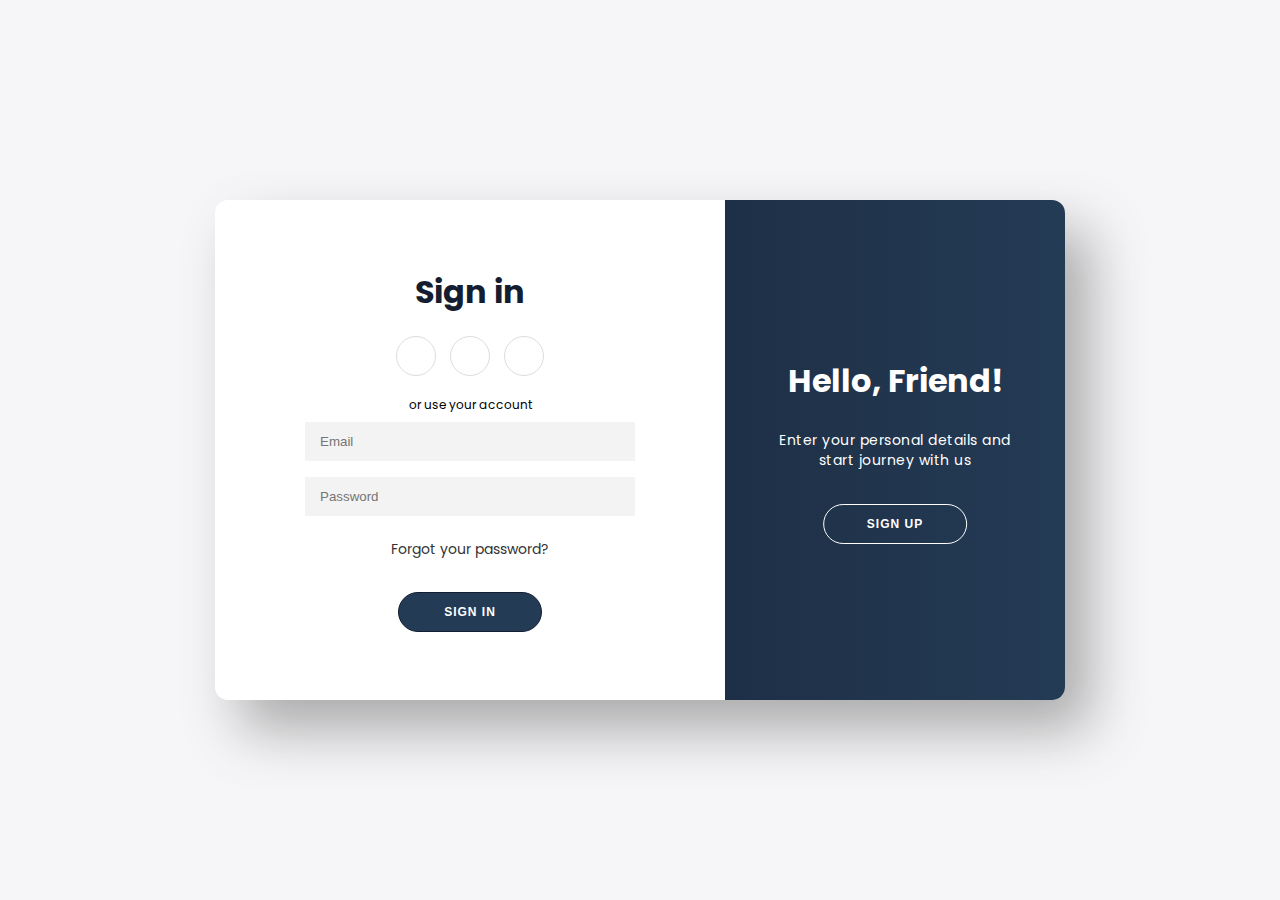
<file: sign-in.html>
<!DOCTYPE html>
<html lang="en">
<head>
    <meta charset="UTF-8">
    <meta http-equiv="X-UA-Compatible" content="IE=edge">
    <meta name="viewport" content="width=device-width, initial-scale=1.0">
    <title>Sign in || Sign up from</title>
     <!-- font awesome icons -->
     <link rel="stylesheet" href="https://cdnjs.cloudflare.com/ajax/libs/font-awesome/6.1.1/css/all.min.css" integrity="sha512-KfkfwYDsLkIlwQp6LFnl8zNdLGxu9YAA1QvwINks4PhcElQSvqcyVLLD9aMhXd13uQjoXtEKNosOWaZqXgel0g==" crossorigin="anonymous" referrerpolicy="no-referrer" />
    <!-- css stylesheet -->
    <link rel="stylesheet" href="sign-in.css">
</head>
<body>

   

    <div class="container" id="container">
        <div class="form-container sign-up-container">
            <form action="#">
                <h1>Create Account</h1>
                <div class="social-container">
                    <a href="#" class="social"><i class="fab fa-facebook-f"></i></a>
                    <a href="#" class="social"><i class="fab fa-google-plus-g"></i></a>
                    <a href="#" class="social"><i class="fab fa-linkedin-in"></i></a>
                </div>
                <span>or use your email for registration</span>
                <div class="infield">
                    <input type="text" placeholder="Name" />
                    <label></label>
                </div>
                <div class="infield">
                    <input type="email" placeholder="Email" name="email"/>
                    <label></label>
                </div>
                <div class="infield">
                    <input type="password" placeholder="Password" />
                    <label></label>
                </div>
                <button>Sign Up</button>
            </form>
        </div>
        <div class="form-container sign-in-container">
            <form action="#">
                <h1>Sign in</h1>
                <div class="social-container">
                    <a href="#" class="social"><i class="fab fa-facebook-f"></i></a>
                    <a href="#" class="social"><i class="fab fa-google-plus-g"></i></a>
                    <a href="#" class="social"><i class="fab fa-linkedin-in"></i></a>
                </div>
                <span>or use your account</span>
                <div class="infield">
                    <input type="email" placeholder="Email" name="email"/>
                    <label></label>
                </div>
                <div class="infield">
                    <input type="password" placeholder="Password" />
                    <label></label>
                </div>
                <a href="#" class="forgot">Forgot your password?</a>
                <button>Sign In</button>
            </form>
        </div>
        <div class="overlay-container" id="overlayCon">
            <div class="overlay">
                <div class="overlay-panel overlay-left">
                    <h1>Welcome Back!</h1>
                    <p>To keep connected with us please login with your personal info</p>
                    <button>Sign In</button>
                </div>
                <div class="overlay-panel overlay-right">
                    <h1>Hello, Friend!</h1>
                    <p>Enter your personal details and start journey with us</p>
                    <button>Sign Up</button>
                </div>
            </div>
            <button id="overlayBtn"></button>
        </div>

     
    </div>

  

    <!-- js code -->
    <script src="sign-in.js">
    </script>
    

</body>
</html>
</file>
<file: sign-in.css>
@import url('https://fonts.googleapis.com/css2?family=Poppins:wght@100;200;300;400;500;600;700;800;900&display=swap');

* {
    padding: 0px;
    margin: 0px;
    box-sizing: border-box;
}

:root {
    --linear-grad: linear-gradient(to right, #141E30, #243B55);
    --grad-clr1: #141E30;
    --grad-clr2: #243B55;
}

body {
    height: 100vh;
    background: #f6f5f7;
    display: grid;
    place-content: center;
    font-family: 'Poppins', sans-serif;
}

.container{
    position: relative;
    width: 850px;
    height: 500px;
    background-color: #fff;
    box-shadow: 25px 30px 55px #5557;
    border-radius:13px;
    overflow: hidden;
}

.form-container{
    position: absolute;
    width: 60%;
    height: 100%;
    padding: 0px 40px;
    transition: all 0.6s ease-in-out;
}


.sign-up-container{
    opacity: 0;
    z-index: 1;
}


.sign-in-container{
    z-index: 2;
}

form{
    height: 100%;
    display: flex;
    flex-direction: column;
    align-items: center;
    justify-content: center;
    padding: 0px 50px;
}
h1{
    color: var(--grad-clr1);
}

.social-container{
    margin: 20px 0px;
}

.social-container a{
    border: 1px solid #DDD;
    border-radius: 50%;
    display: inline-flex;
    justify-content: center;
    align-items: center;
    margin: 0px 5px;
    height: 40px;
    width: 40px;
}

.social-container a:hover{
    background-color: var(--grad-clr1);
    color: #FFF;
    transition: .6s ease-in-out;
}

span{
    font-size: 12px;
}

.infield{
    position: relative;
    margin: 8px 0px;
    width: 100%;
}

input{
    width: 100%;
    padding: 12px 15px;
    border: none;
    outline: none;
    background-color: #f3f3f3;
}

label{
    position: absolute;
    left: 50%;
    top: 100%;
    transform: translateX(-50%);
    width: 0%;
    height: 2px;
    background: var(--linear-grad);
    transition: 0.3s;
}

input:focus ~ label{
    width: 100%;
}

a{
    color: #333;
    font-size: 14px;
    text-decoration: none;
    margin: 15px 0px;
}
a.forget{
    padding-bottom: 3px;
    border-bottom: 2px solid #EEE;
}

button{
    border-radius: 20px;
    border :1px solid var(--grad-clr1);
    background: var(--grad-clr2);
    color: #fff;
    font-size: 12px;
    font-weight: bold;
    padding: 12px 45px;
    letter-spacing: 1px;
    text-transform: uppercase;
}

.form-container button{
    margin-top: 17px;
    transition: 80ms ease-in;
}

.form-container button:hover{
    background: #FFF;
    color: var(--grad-clr1);
}

.overlay-container{
    position: absolute;
    top: 0;
    left: 60%;
    width: 40%;
    height: 100%;
    overflow: hidden;
    transition: transform 0.6s ease-in-out;
    z-index: 9;
}

#overlayBtn{
    cursor: pointer;
    position: absolute;
    left: 50%;
    top: 304px;
    transform: translateX(-50%);
    width: 143.67px;
    height: 40px;
    border: 1px solid #FFF;
    background: transparent;
    border-radius: 20px;
}


.overlay{
    position: relative;
    background: var(--linear-grad);
    color: #FFF;
    left: -150%;
    height: 100%;
    width: 250%;
    transition: transform 0.06s ease-in-out;
}

.overlay-panel{
    position: absolute;
    display: flex;
    align-items: center;
    justify-content: center;
    align-items: center;
    flex-direction: column;
    padding: 0px 40px;
    text-align: center;
    height: 100%;
    width: 340px;
    transition: 0.6s ease-in-out;
}

.overlay-left{
    right: 60%;
    transform: translateX(-12%);
}

.overlay-right{
    right: 0;
    transform: translateX(0%);
}

.overlay-panel h1{
    color: #FFF;
}

p{
    font-size: 14px;
    font-weight: 300px;
    line-height: 20px;
    letter-spacing: 0.5px;
    margin: 25px 0px 35px;
}

.overlay-panel button{
    border: none;
    background-color: transparent;
}

.right-panel-active .overlay-container{
 transform: translateX(-150%);
}

.right-panel-active .overlay{
    transform: translateX(50%);
}

.right-panel-active .overlay-left{
    transform: translateX(25%);
}

.right-panel-active .overlay-right{
    transform: translateX(35%);
}

.right-panel-active .sign-in-container{
    transform: translateX(20%);
    opacity: 0;
}
.right-panel-active .sign-up-container{
    transform: translateX(66.7%);
    opacity: 1;
    z-index: 5;
    animation: show 0.6s;
}

@keyframes show {
    0%, 50%{
        opacity: 0;
        z-index: 1;
    }
    50.1%, 100%{
        opacity: 1;
        z-index: 5;
    }
}

.btnScaled{
    animation: scaleBtn 0.6s;
}

@keyframes scaleBtn {
    0%{
        width: 143.67px;
    }
    50%{
        width: 250px;
    }
    100%{
        width: 143.67px;
    }
    
}
</file>
